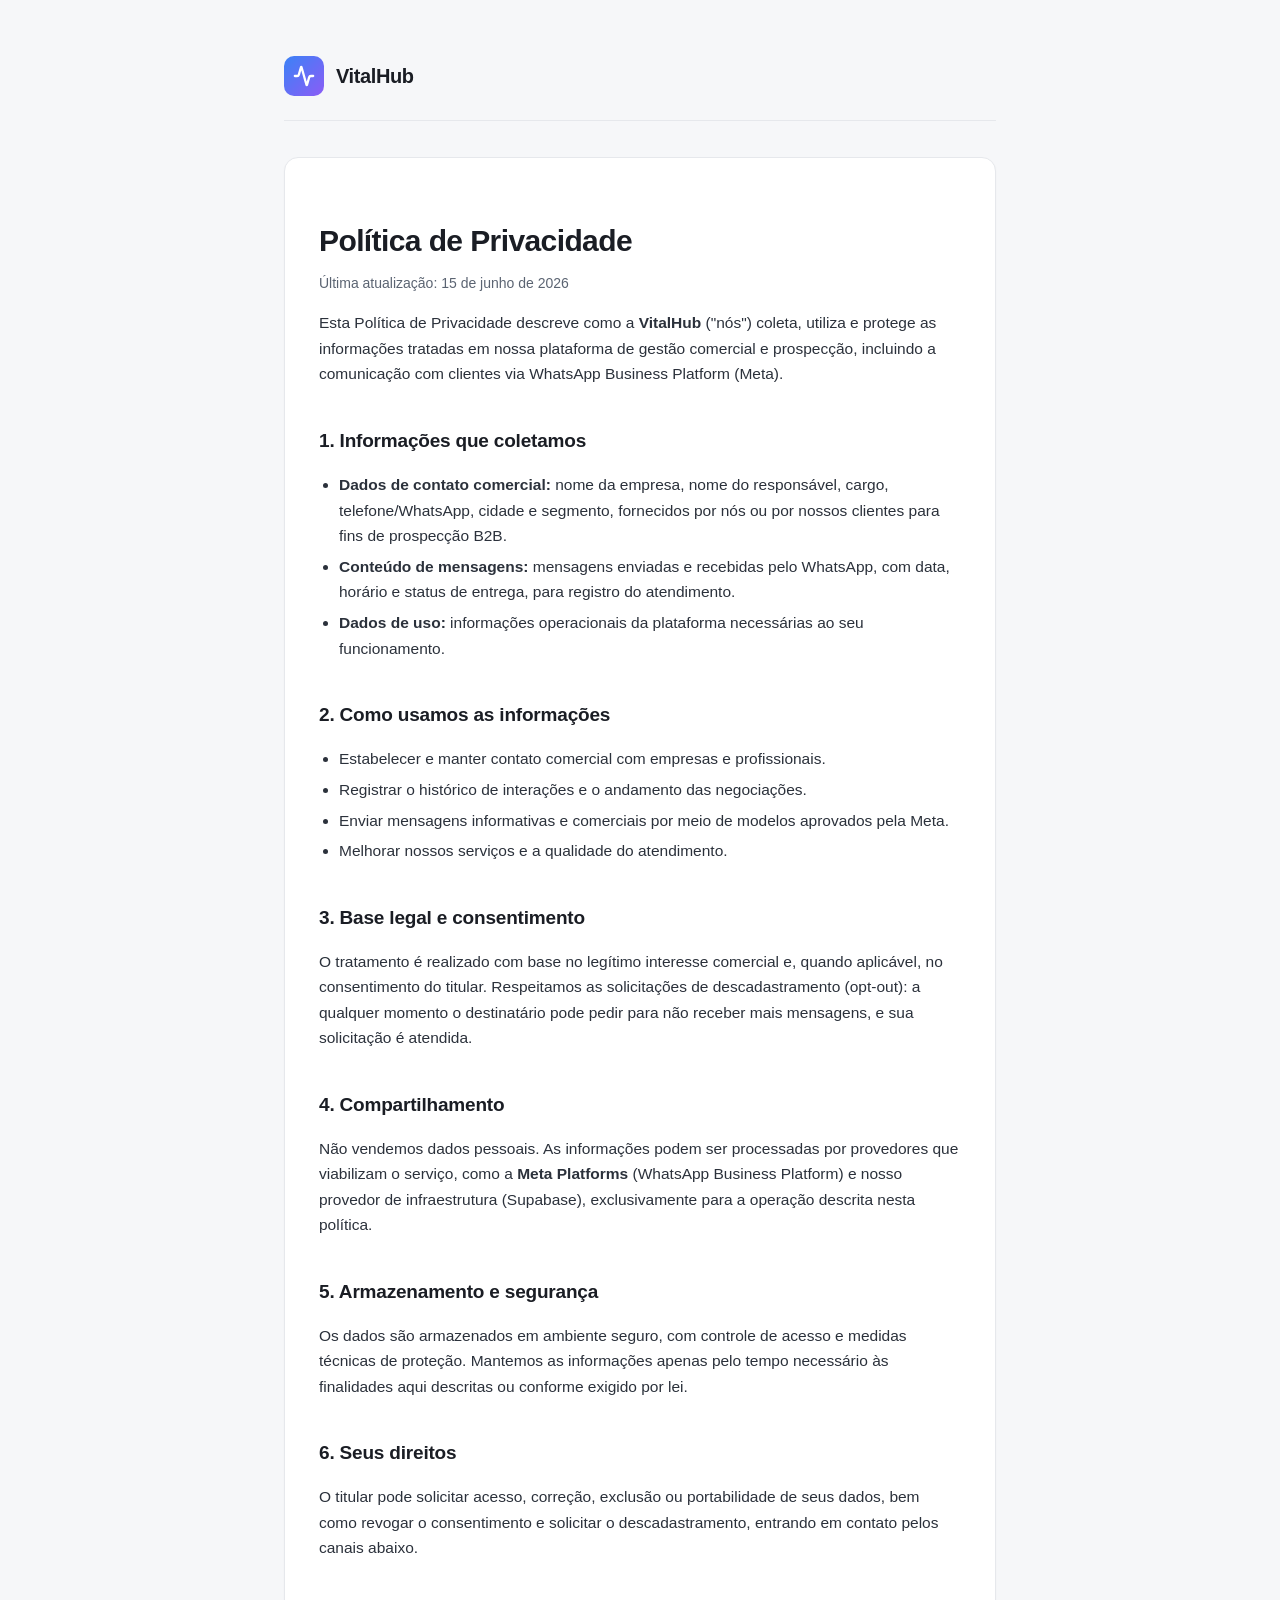
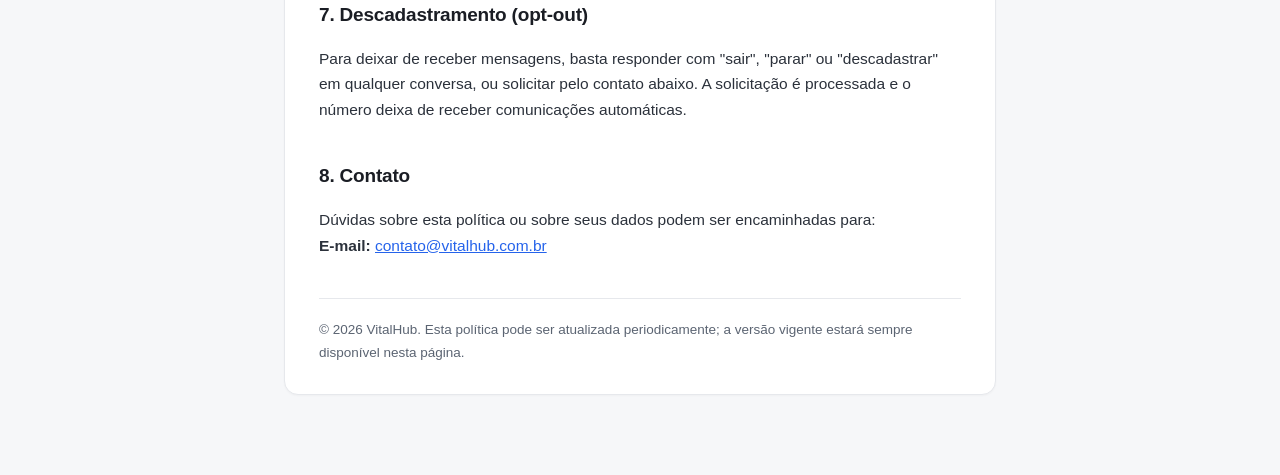
<file: privacy.html>
<!DOCTYPE html>
<html lang="pt-BR">
<head>
<meta charset="UTF-8" />
<meta name="viewport" content="width=device-width, initial-scale=1.0" />
<title>Política de Privacidade — VitalHub</title>
<style>
  :root { --ink:#1a1d24; --muted:#5b6472; --line:#e6e8ec; --accent:#2563EB; }
  * { box-sizing: border-box; }
  body { margin:0; background:#f6f7f9; color:var(--ink); font-family:-apple-system,BlinkMacSystemFont,"Segoe UI",Roboto,Helvetica,Arial,sans-serif; line-height:1.65; }
  .wrap { max-width:760px; margin:0 auto; padding:56px 24px 80px; }
  header { border-bottom:1px solid var(--line); padding-bottom:24px; margin-bottom:36px; }
  .brand { display:flex; align-items:center; gap:12px; }
  .mark { width:40px; height:40px; border-radius:10px; background:linear-gradient(135deg,#3B82F6,#8B5CF6); display:flex; align-items:center; justify-content:center; color:#fff; }
  .brand-name { font-size:20px; font-weight:700; letter-spacing:-.02em; }
  h1 { font-size:30px; letter-spacing:-.02em; margin:28px 0 6px; }
  .updated { color:var(--muted); font-size:14px; }
  h2 { font-size:19px; margin:38px 0 10px; letter-spacing:-.01em; }
  p, li { color:#2b313b; font-size:15.5px; }
  a { color:var(--accent); }
  ul { padding-left:20px; }
  li { margin:5px 0; }
  .box { background:#fff; border:1px solid var(--line); border-radius:14px; padding:30px 34px; box-shadow:0 1px 2px rgba(0,0,0,.03); }
  footer { margin-top:40px; padding-top:20px; border-top:1px solid var(--line); color:var(--muted); font-size:13.5px; }
</style>
</head>
<body>
  <div class="wrap">
    <header>
      <div class="brand">
        <span class="mark">
          <svg width="22" height="22" viewBox="0 0 24 24" fill="none" stroke="currentColor" stroke-width="2.5" stroke-linecap="round" stroke-linejoin="round"><path d="M22 12h-2.48a2 2 0 0 0-1.93 1.46l-2.35 8.36a.25.25 0 0 1-.48 0L9.24 2.18a.25.25 0 0 0-.48 0l-2.35 8.36A2 2 0 0 1 4.49 12H2"/></svg>
        </span>
        <span class="brand-name">VitalHub</span>
      </div>
    </header>

    <div class="box">
      <h1>Política de Privacidade</h1>
      <div class="updated">Última atualização: 15 de junho de 2026</div>

      <p>Esta Política de Privacidade descreve como a <strong>VitalHub</strong> ("nós") coleta, utiliza e protege as informações tratadas em nossa plataforma de gestão comercial e prospecção, incluindo a comunicação com clientes via WhatsApp Business Platform (Meta).</p>

      <h2>1. Informações que coletamos</h2>
      <ul>
        <li><strong>Dados de contato comercial:</strong> nome da empresa, nome do responsável, cargo, telefone/WhatsApp, cidade e segmento, fornecidos por nós ou por nossos clientes para fins de prospecção B2B.</li>
        <li><strong>Conteúdo de mensagens:</strong> mensagens enviadas e recebidas pelo WhatsApp, com data, horário e status de entrega, para registro do atendimento.</li>
        <li><strong>Dados de uso:</strong> informações operacionais da plataforma necessárias ao seu funcionamento.</li>
      </ul>

      <h2>2. Como usamos as informações</h2>
      <ul>
        <li>Estabelecer e manter contato comercial com empresas e profissionais.</li>
        <li>Registrar o histórico de interações e o andamento das negociações.</li>
        <li>Enviar mensagens informativas e comerciais por meio de modelos aprovados pela Meta.</li>
        <li>Melhorar nossos serviços e a qualidade do atendimento.</li>
      </ul>

      <h2>3. Base legal e consentimento</h2>
      <p>O tratamento é realizado com base no legítimo interesse comercial e, quando aplicável, no consentimento do titular. Respeitamos as solicitações de descadastramento (opt-out): a qualquer momento o destinatário pode pedir para não receber mais mensagens, e sua solicitação é atendida.</p>

      <h2>4. Compartilhamento</h2>
      <p>Não vendemos dados pessoais. As informações podem ser processadas por provedores que viabilizam o serviço, como a <strong>Meta Platforms</strong> (WhatsApp Business Platform) e nosso provedor de infraestrutura (Supabase), exclusivamente para a operação descrita nesta política.</p>

      <h2>5. Armazenamento e segurança</h2>
      <p>Os dados são armazenados em ambiente seguro, com controle de acesso e medidas técnicas de proteção. Mantemos as informações apenas pelo tempo necessário às finalidades aqui descritas ou conforme exigido por lei.</p>

      <h2>6. Seus direitos</h2>
      <p>O titular pode solicitar acesso, correção, exclusão ou portabilidade de seus dados, bem como revogar o consentimento e solicitar o descadastramento, entrando em contato pelos canais abaixo.</p>

      <h2>7. Descadastramento (opt-out)</h2>
      <p>Para deixar de receber mensagens, basta responder com "sair", "parar" ou "descadastrar" em qualquer conversa, ou solicitar pelo contato abaixo. A solicitação é processada e o número deixa de receber comunicações automáticas.</p>

      <h2>8. Contato</h2>
      <p>Dúvidas sobre esta política ou sobre seus dados podem ser encaminhadas para:<br />
      <strong>E-mail:</strong> <a href="mailto:contato@vitalhub.com.br">contato@vitalhub.com.br</a></p>

      <footer>
        © 2026 VitalHub. Esta política pode ser atualizada periodicamente; a versão vigente estará sempre disponível nesta página.
      </footer>
    </div>
  </div>
</body>
</html>
</file>
